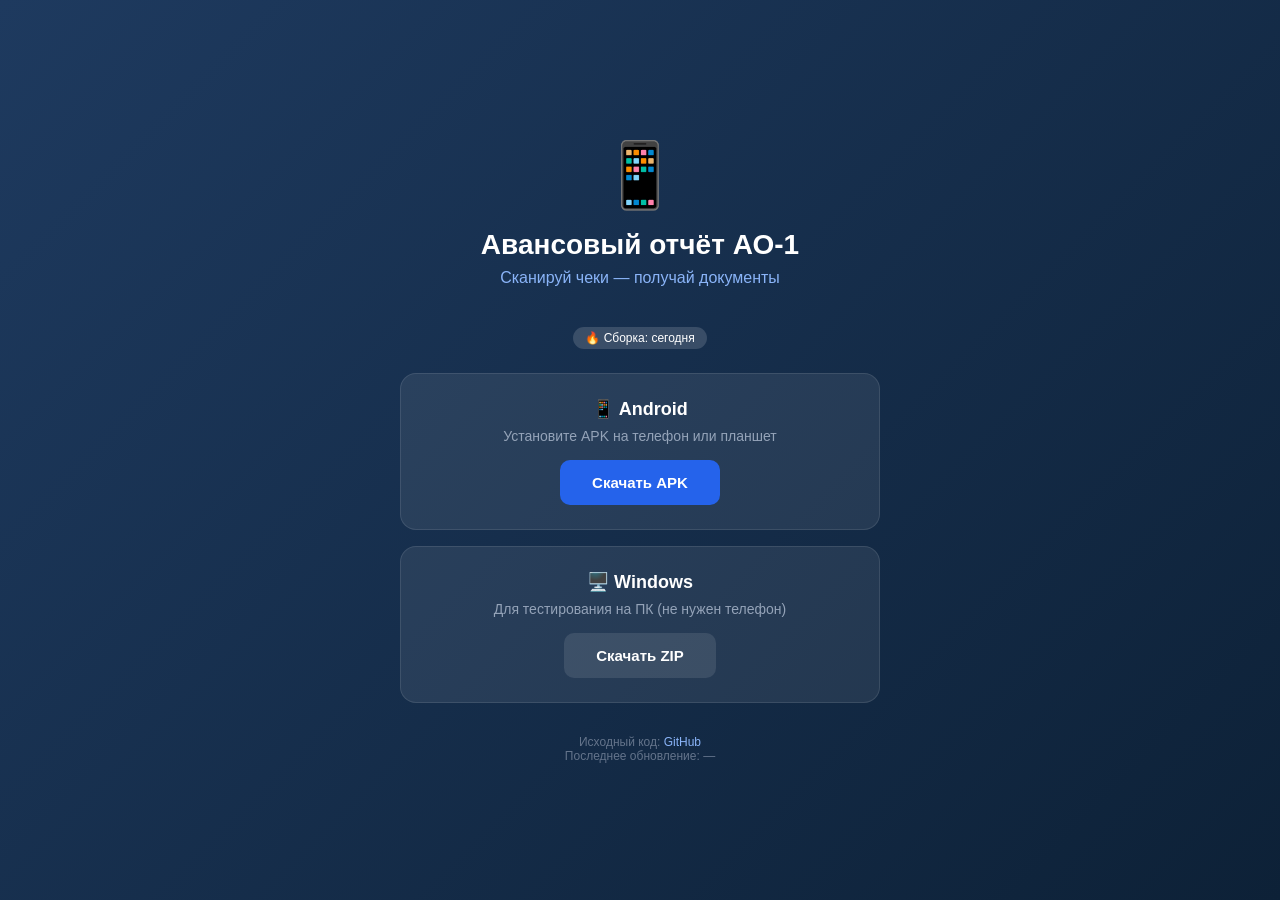
<file: docs/index.html>
<!DOCTYPE html>
<html lang="ru">
<head>
<meta charset="UTF-8">
<meta name="viewport" content="width=device-width, initial-scale=1.0">
<title>Авансовый отчёт АО-1 — Скачать</title>
<style>
* { margin: 0; padding: 0; box-sizing: border-box; }
body {
  font-family: -apple-system, BlinkMacSystemFont, 'Segoe UI', Roboto, sans-serif;
  background: linear-gradient(135deg, #1e3a5f 0%, #0d2137 100%);
  min-height: 100vh;
  display: flex;
  align-items: center;
  justify-content: center;
  color: #fff;
  padding: 20px;
}
.container {
  max-width: 480px;
  width: 100%;
  text-align: center;
}
.logo {
  font-size: 64px;
  margin-bottom: 16px;
}
h1 {
  font-size: 28px;
  margin-bottom: 8px;
  font-weight: 700;
}
.subtitle {
  color: #8ab4f8;
  font-size: 16px;
  margin-bottom: 40px;
}
.card {
  background: rgba(255,255,255,0.08);
  border-radius: 16px;
  padding: 24px;
  margin-bottom: 16px;
  border: 1px solid rgba(255,255,255,0.1);
  transition: transform 0.2s, background 0.2s;
}
.card:hover {
  transform: translateY(-2px);
  background: rgba(255,255,255,0.12);
}
.card h3 {
  font-size: 18px;
  margin-bottom: 8px;
  display: flex;
  align-items: center;
  justify-content: center;
  gap: 8px;
}
.card p {
  color: #94a3b8;
  font-size: 14px;
  margin-bottom: 16px;
}
.btn {
  display: inline-block;
  background: #2563eb;
  color: #fff;
  padding: 14px 32px;
  border-radius: 10px;
  text-decoration: none;
  font-weight: 600;
  font-size: 15px;
  transition: background 0.2s;
  border: none;
  cursor: pointer;
}
.btn:hover {
  background: #1d4ed8;
}
.btn-secondary {
  background: rgba(255,255,255,0.1);
}
.btn-secondary:hover {
  background: rgba(255,255,255,0.2);
}
.footer {
  margin-top: 32px;
  font-size: 12px;
  color: #64748b;
}
.footer a {
  color: #8ab4f8;
  text-decoration: none;
}
.footer a:hover {
  text-decoration: underline;
}
.version {
  display: inline-block;
  background: rgba(255,255,255,0.15);
  padding: 4px 12px;
  border-radius: 20px;
  font-size: 12px;
  margin-bottom: 24px;
}
</style>
</head>
<body>
<div class="container">
  <div class="logo">📱</div>
  <h1>Авансовый отчёт АО-1</h1>
  <p class="subtitle">Сканируй чеки — получай документы</p>
  
  <span class="version">🔥 Сборка: <span id="build-date">загрузка...</span></span>

  <div class="card">
    <h3>📱 Android</h3>
    <p>Установите APK на телефон или планшет</p>
    <a class="btn" id="apk-link" href="https://github.com/XomyaxX/avanschek/releases/tag/latest" target="_blank">
      Скачать APK
    </a>
  </div>

  <div class="card">
    <h3>🖥️ Windows</h3>
    <p>Для тестирования на ПК (не нужен телефон)</p>
    <a class="btn btn-secondary" id="win-link" href="https://github.com/XomyaxX/avanschek/releases/tag/latest" target="_blank">
      Скачать ZIP
    </a>
  </div>

  <div class="footer">
    <p>Исходный код: <a href="https://github.com/XomyaxX/avanschek">GitHub</a></p>
    <p>Последнее обновление: <span id="last-update">—</span></p>
  </div>
</div>

<script>
// Получаем дату последнего коммита из GitHub API
fetch('https://api.github.com/repos/XomyaxX/avanschek/commits?per_page=1')
  .then(r => r.json())
  .then(data => {
    if (data[0] && data[0].commit && data[0].commit.committer) {
      const date = new Date(data[0].commit.committer.date);
      document.getElementById('build-date').textContent = date.toLocaleDateString('ru-RU');
      document.getElementById('last-update').textContent = date.toLocaleString('ru-RU');
    }
  })
  .catch(() => {
    document.getElementById('build-date').textContent = 'сегодня';
  });
</script>
</body>
</html>
</file>
